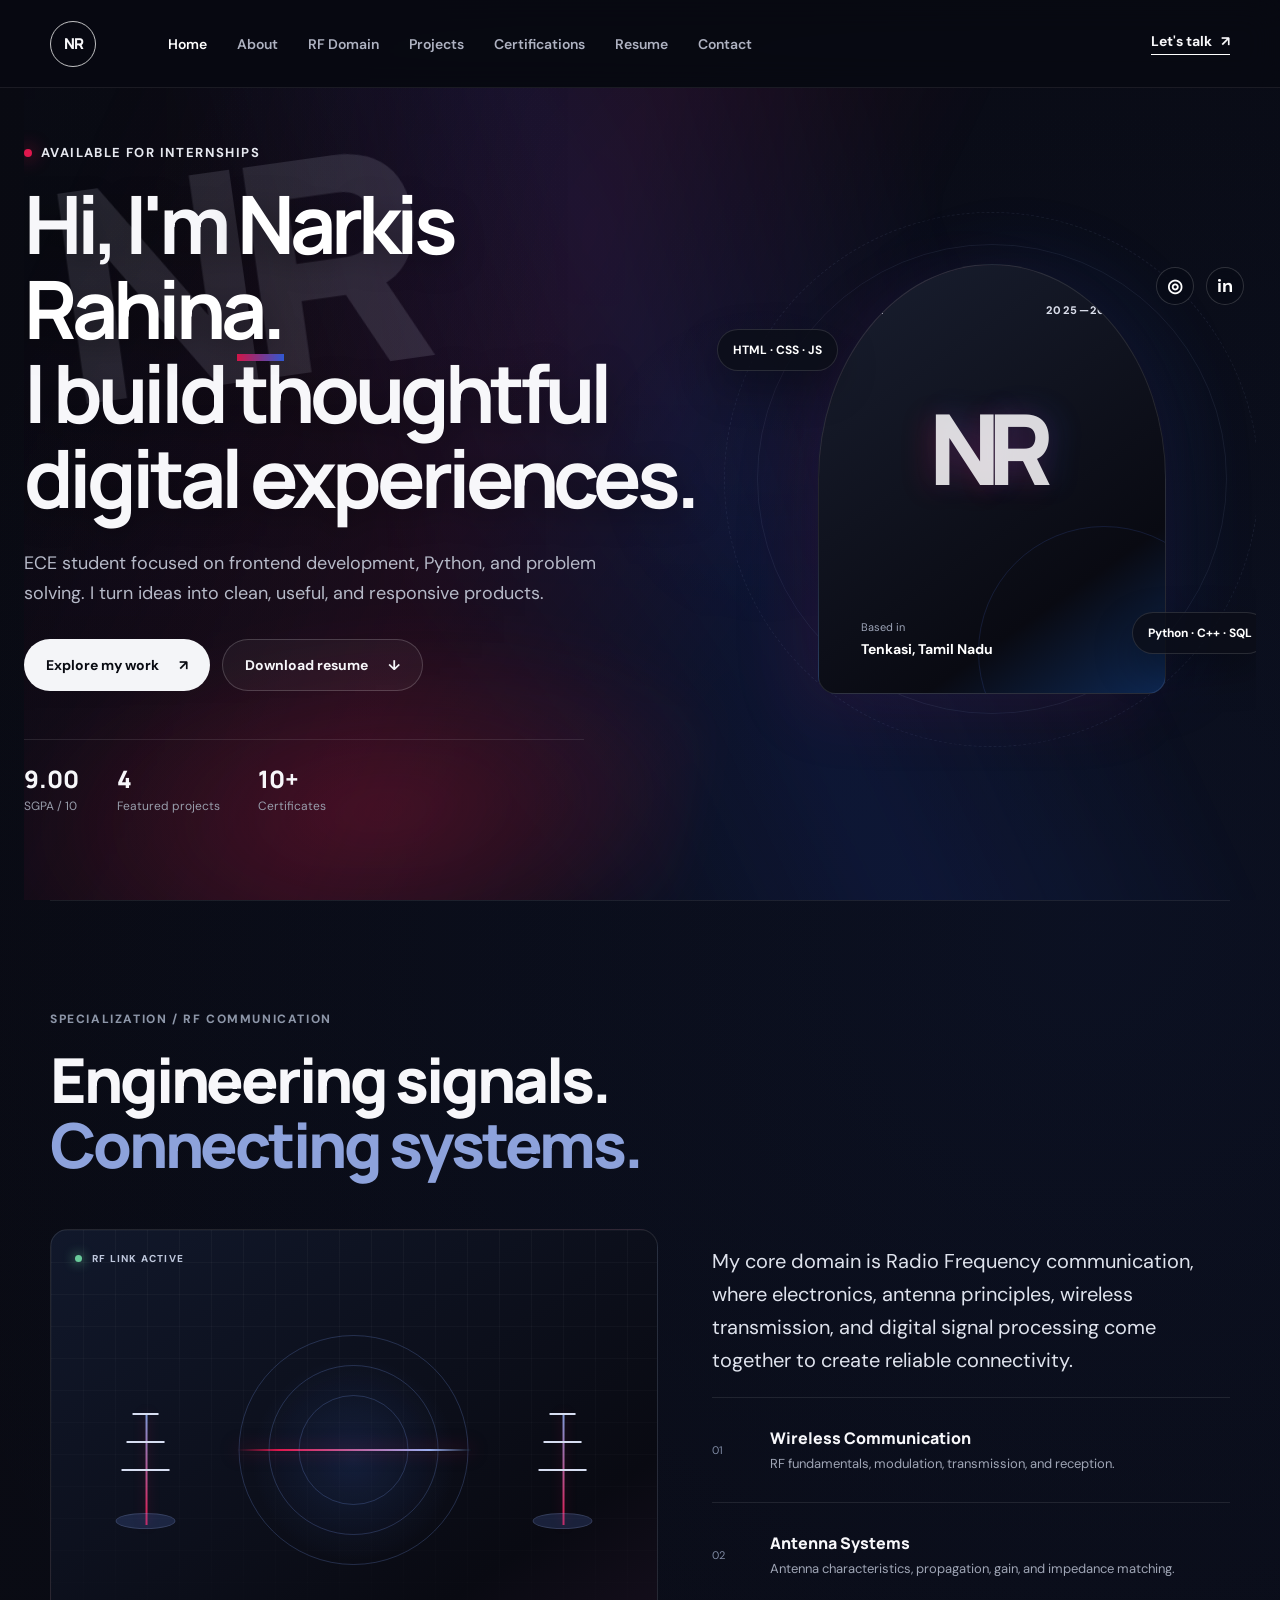
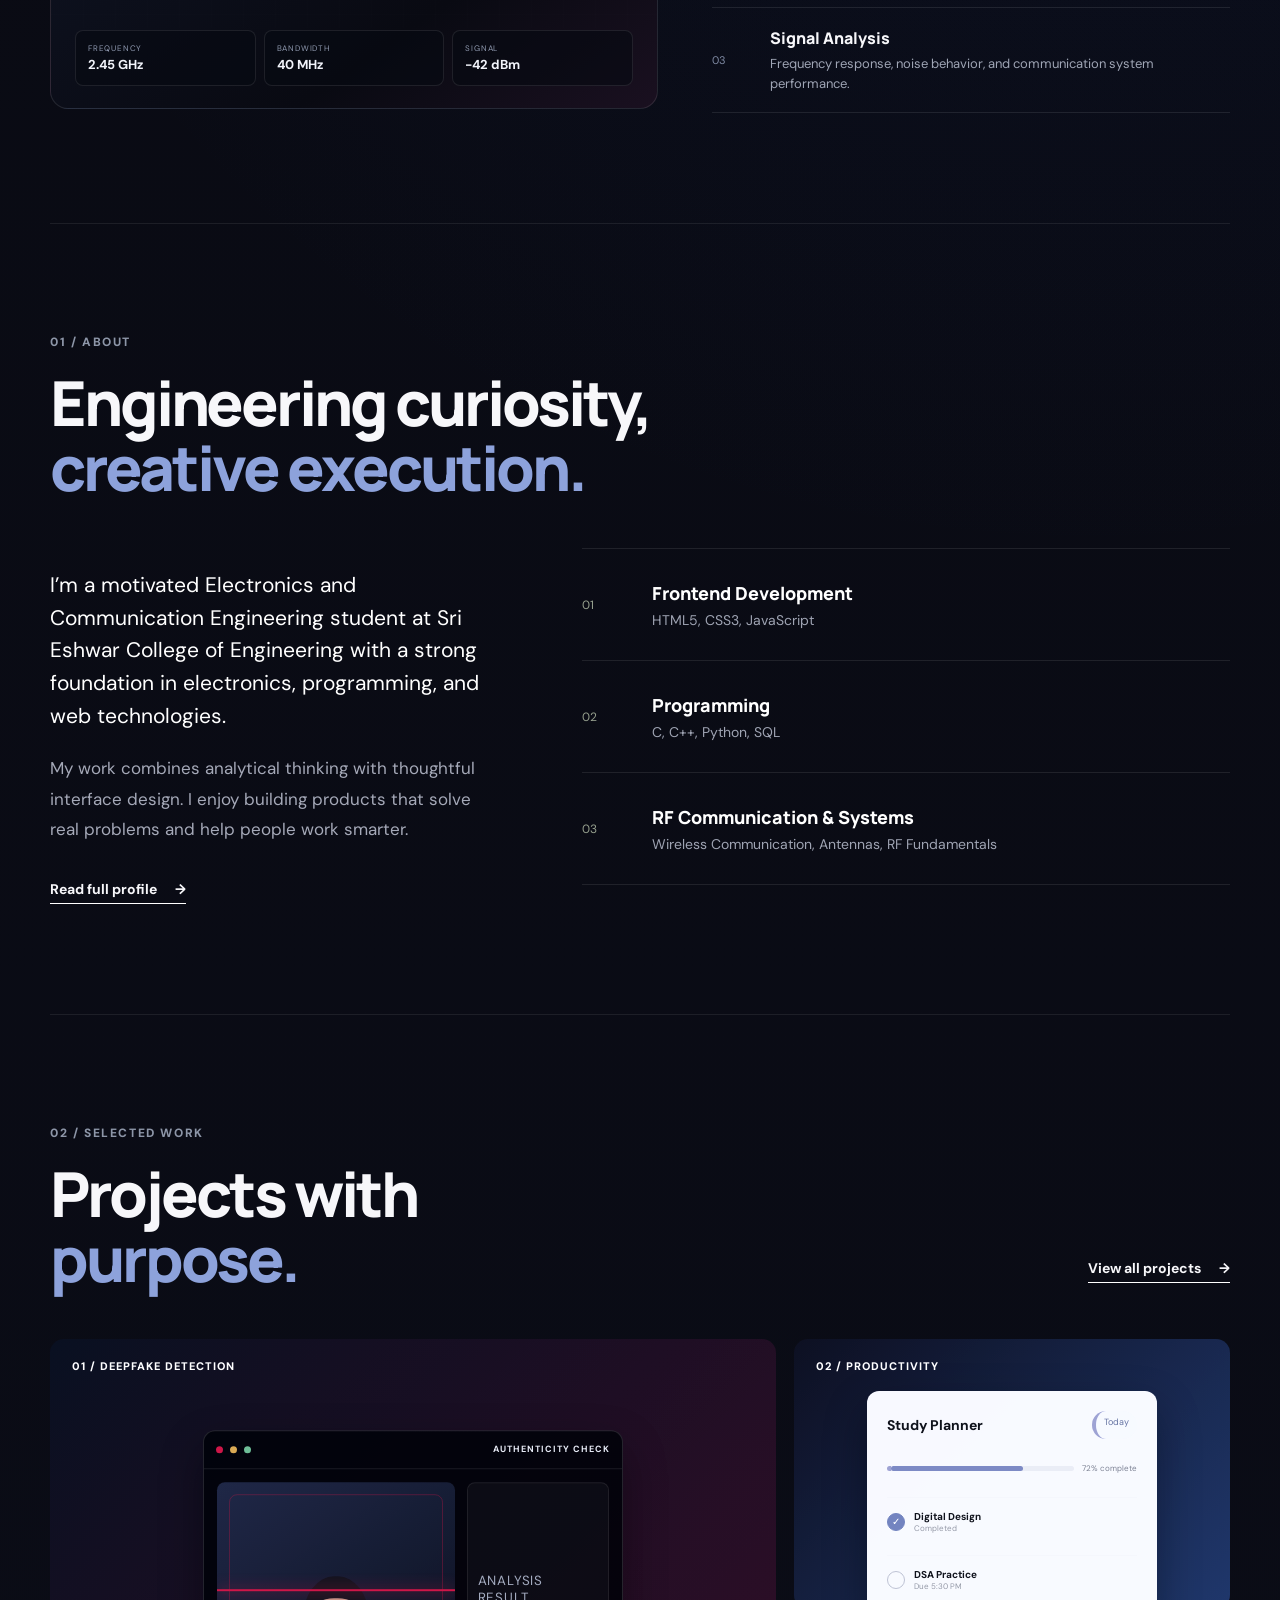
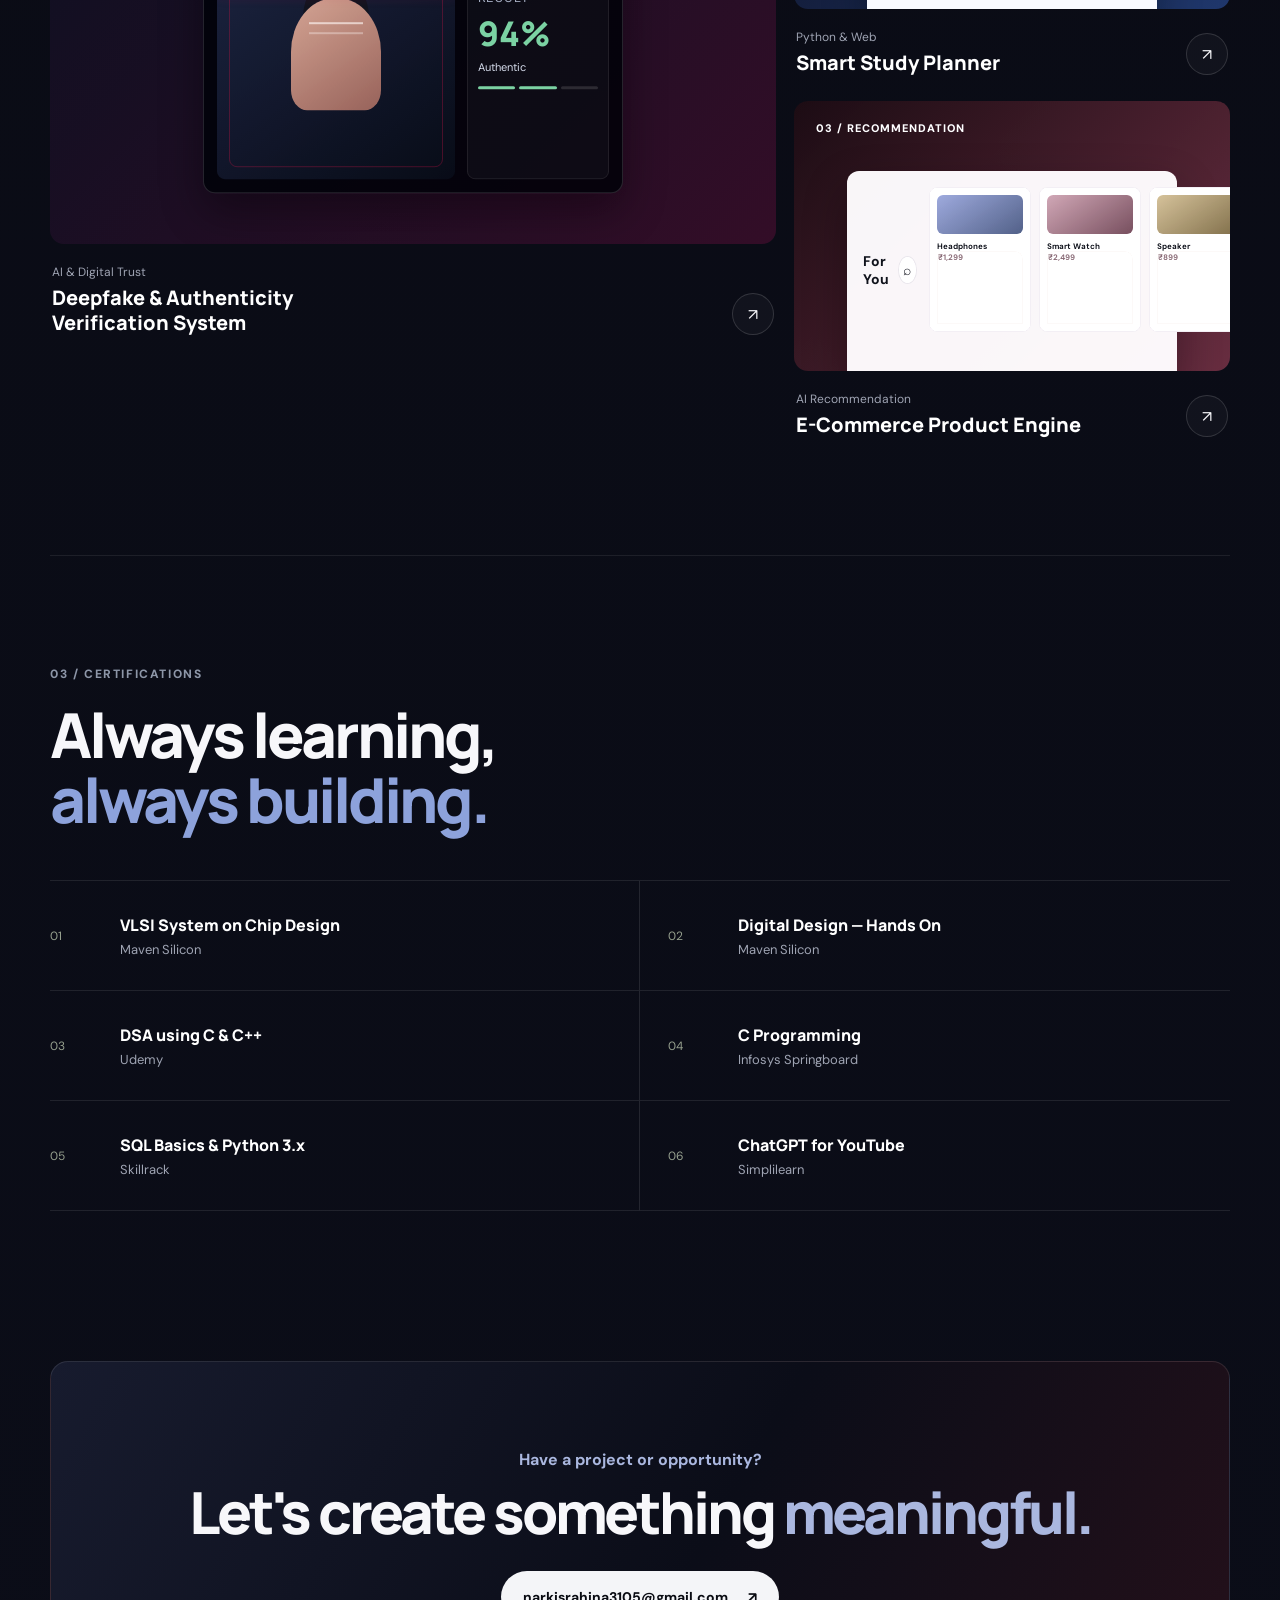
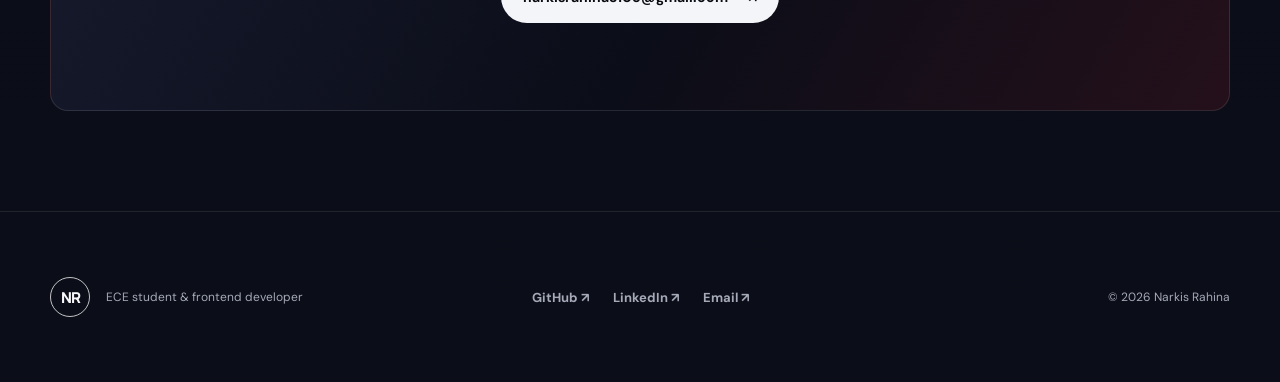
<file: index.html>
<!DOCTYPE html>
<html lang="en">
<head>
  <meta charset="UTF-8">
  <meta name="viewport" content="width=device-width, initial-scale=1.0">
  <meta name="description" content="Portfolio of Narkis Rahina, Electronics and Communication Engineering student and frontend developer.">
  <title>Narkis Rahina | Portfolio</title>
  <link rel="preconnect" href="https://fonts.googleapis.com">
  <link rel="preconnect" href="https://fonts.gstatic.com" crossorigin>
  <link href="https://fonts.googleapis.com/css2?family=DM+Sans:wght@400;500;600;700&family=Manrope:wght@600;700;800&display=swap" rel="stylesheet">
  <link rel="stylesheet" href="style.css">
</head>
<body>
  <header class="site-header">
    <nav class="nav shell" aria-label="Primary navigation">
      <a class="brand" href="index.html" aria-label="Narkis Rahina home"><span>NR</span></a>
      <button class="menu-button" type="button" aria-expanded="false" aria-controls="nav-links">Menu</button>
      <div class="nav-links" id="nav-links">
        <a class="active" href="#home">Home</a>
        <a href="#about">About</a>
        <a href="#domain">RF Domain</a>
        <a href="#projects">Projects</a>
        <a href="#certifications">Certifications</a>
        <a href="resume.html">Resume</a>
        <a href="contact.html">Contact</a>
      </div>
      <a class="nav-cta" href="contact.html">Let's talk <span>↗</span></a>
    </nav>
  </header>

  <main>
    <section class="hero shell" id="home">
      <div class="spotlight-haze" aria-hidden="true"></div>
      <div class="hero-number" aria-hidden="true">NR</div>
      <div class="hero-social" aria-label="Portfolio links">
        <a href="https://www.instagram.com/" target="_blank" rel="noopener noreferrer">◎</a>
        <a href="https://www.linkedin.com/in/narkis-rahina-44a819380" target="_blank" rel="noopener noreferrer">in</a>
      </div>
      <div class="hero-copy reveal">
        <p class="eyebrow"><span></span> Available for internships</p>
        <h1>Hi, I'm <strong>Narkis Rahina.</strong><br>I build thoughtful digital experiences.</h1>
        <p class="hero-lead">ECE student focused on frontend development, Python, and problem solving. I turn ideas into clean, useful, and responsive products.</p>
        <div class="hero-actions">
          <a class="button button-primary" href="#projects">Explore my work <span>↗</span></a>
          <a class="button button-ghost" href="assets/Narkis-Rahina-Resume.docx" download>Download resume <span>↓</span></a>
        </div>
        <div class="hero-stats">
          <div><strong>9.00</strong><span>SGPA / 10</span></div>
          <div><strong>4</strong><span>Featured projects</span></div>
          <div><strong>10+</strong><span>Certificates</span></div>
        </div>
      </div>

      <div class="hero-visual reveal">
        <div class="orbit orbit-one"></div>
        <div class="orbit orbit-two"></div>
        <div class="portrait-card">
          <div class="portrait-top"><span>ECE</span><span>2025—2029</span></div>
          <div class="initials">NR</div>
          <div class="portrait-copy"><p>Based in</p><strong>Tenkasi, Tamil Nadu</strong></div>
        </div>
        <div class="floating-chip chip-one">HTML · CSS · JS</div>
        <div class="floating-chip chip-two">Python · C++ · SQL</div>
      </div>
    </section>

    <section class="rf-domain shell section-block" id="domain">
      <div class="section-heading reveal">
        <p class="section-kicker">Specialization / RF Communication</p>
        <h2>Engineering signals.<br><em>Connecting systems.</em></h2>
      </div>
      <div class="rf-grid">
        <div class="rf-visual reveal" role="img" aria-label="Illustration of an RF communication system with antennas and signal waves">
          <div class="rf-status"><span></span> RF LINK ACTIVE</div>
          <div class="rf-console">
            <div class="antenna antenna-left"><i></i><i></i><i></i></div>
            <div class="signal-waves"><i></i><i></i><i></i></div>
            <div class="antenna antenna-right"><i></i><i></i><i></i></div>
          </div>
          <div class="rf-readings"><span><small>Frequency</small><strong>2.45 GHz</strong></span><span><small>Bandwidth</small><strong>40 MHz</strong></span><span><small>Signal</small><strong>-42 dBm</strong></span></div>
        </div>
        <div class="rf-content reveal">
          <p class="rf-lead">My core domain is Radio Frequency communication, where electronics, antenna principles, wireless transmission, and digital signal processing come together to create reliable connectivity.</p>
          <div class="rf-topics">
            <article><span>01</span><div><h3>Wireless Communication</h3><p>RF fundamentals, modulation, transmission, and reception.</p></div></article>
            <article><span>02</span><div><h3>Antenna Systems</h3><p>Antenna characteristics, propagation, gain, and impedance matching.</p></div></article>
            <article><span>03</span><div><h3>Signal Analysis</h3><p>Frequency response, noise behavior, and communication system performance.</p></div></article>
          </div>
        </div>
      </div>
    </section>

    <section class="about shell section-block" id="about">
      <div class="section-heading reveal"><p class="section-kicker">01 / About</p><h2>Engineering curiosity,<br><em>creative execution.</em></h2></div>
      <div class="about-grid">
        <div class="about-text reveal">
          <p>I’m a motivated Electronics and Communication Engineering student at Sri Eshwar College of Engineering with a strong foundation in electronics, programming, and web technologies.</p>
          <p>My work combines analytical thinking with thoughtful interface design. I enjoy building products that solve real problems and help people work smarter.</p>
          <a class="text-link" href="resume.html">Read full profile <span>→</span></a>
        </div>
        <div class="skill-panel reveal">
          <article><span>01</span><div><h3>Frontend Development</h3><p>HTML5, CSS3, JavaScript</p></div></article>
          <article><span>02</span><div><h3>Programming</h3><p>C, C++, Python, SQL</p></div></article>
          <article><span>03</span><div><h3>RF Communication & Systems</h3><p>Wireless Communication, Antennas, RF Fundamentals</p></div></article>
        </div>
      </div>
    </section>

    <section class="projects shell section-block" id="projects">
      <div class="section-heading row-heading reveal">
        <div><p class="section-kicker">02 / Selected work</p><h2>Projects with<br><em>purpose.</em></h2></div>
        <a class="text-link" href="projects.html">View all projects <span>→</span></a>
      </div>
      <div class="project-grid">
        <article class="project-card project-featured reveal">
          <div class="project-preview preview-auth">
            <span class="preview-label">01 / Deepfake detection</span>
            <div class="auth-dashboard">
              <div class="auth-toolbar"><span></span><span></span><span></span><strong>Authenticity Check</strong></div>
              <div class="auth-main">
                <div class="auth-media"><span class="media-face"></span><i></i></div>
                <div class="auth-result"><small>Analysis result</small><strong>94%</strong><span>Authentic</span><div class="result-bars"><i></i><i></i><i></i></div></div>
              </div>
            </div>
          </div>
          <div class="project-info"><div><p>AI & Digital Trust</p><h3>Deepfake & Authenticity<br>Verification System</h3></div><a href="https://youtube.com/shorts/EfsNy2F8kqs?si=2V1rjgwcQ7AtlOVJ" target="_blank" rel="noopener noreferrer" aria-label="Watch Deepfake project on YouTube">↗</a></div>
        </article>
        <article class="project-card reveal">
          <div class="project-preview preview-study">
            <span class="preview-label">02 / Productivity</span>
            <div class="planner-ui">
              <div class="planner-head"><b>Study Planner</b><span>Today</span></div>
              <div class="planner-progress"><span><i></i></span><small>72% complete</small></div>
              <div class="planner-task done"><i>✓</i><div><strong>Digital Design</strong><small>Completed</small></div></div>
              <div class="planner-task"><i></i><div><strong>DSA Practice</strong><small>Due 5:30 PM</small></div></div>
            </div>
          </div>
          <div class="project-info"><div><p>Python & Web</p><h3>Smart Study Planner</h3></div><a href="projects.html" aria-label="View Smart Study Planner">↗</a></div>
        </article>
        <article class="project-card reveal">
          <div class="project-preview preview-shop">
            <span class="preview-label">03 / Recommendation</span>
            <div class="shop-ui">
              <div class="shop-head"><b>For You</b><span>⌕</span></div>
              <div class="shop-products">
                <article><i class="product-one"></i><strong>Headphones</strong><span>₹1,299</span></article>
                <article><i class="product-two"></i><strong>Smart Watch</strong><span>₹2,499</span></article>
                <article><i class="product-three"></i><strong>Speaker</strong><span>₹899</span></article>
              </div>
            </div>
          </div>
          <div class="project-info"><div><p>AI Recommendation</p><h3>E-Commerce Product Engine</h3></div><a href="projects.html" aria-label="View E-Commerce project">↗</a></div>
        </article>
      </div>
    </section>

    <section class="certifications shell section-block" id="certifications">
      <div class="section-heading reveal"><p class="section-kicker">03 / Certifications</p><h2>Always learning,<br><em>always building.</em></h2></div>
      <div class="certification-grid reveal">
        <article><span>01</span><div><h3>VLSI System on Chip Design</h3><p>Maven Silicon</p></div></article>
        <article><span>02</span><div><h3>Digital Design — Hands On</h3><p>Maven Silicon</p></div></article>
        <article><span>03</span><div><h3>DSA using C & C++</h3><p>Udemy</p></div></article>
        <article><span>04</span><div><h3>C Programming</h3><p>Infosys Springboard</p></div></article>
        <article><span>05</span><div><h3>SQL Basics & Python 3.x</h3><p>Skillrack</p></div></article>
        <article><span>06</span><div><h3>ChatGPT for YouTube</h3><p>Simplilearn</p></div></article>
      </div>
    </section>

    <section class="contact-banner shell reveal">
      <p>Have a project or opportunity?</p><h2>Let's create something <em>meaningful.</em></h2>
      <a class="button button-primary" href="https://mail.google.com/mail/?view=cm&amp;fs=1&amp;to=narkisrahina3105@gmail.com" target="_blank" rel="noopener noreferrer">narkisrahina3105@gmail.com <span>↗</span></a>
    </section>
  </main>

  <footer class="footer">
    <div class="shell footer-inner">
      <div><a class="brand" href="index.html"><span>NR</span></a><p>ECE student & frontend developer</p></div>
      <div class="footer-links"><a href="https://github.com/narkisrahinaa2025ece-debug" target="_blank" rel="noopener noreferrer">GitHub ↗</a><a href="https://www.linkedin.com/in/narkis-rahina-44a819380" target="_blank" rel="noopener noreferrer">LinkedIn ↗</a><a href="https://mail.google.com/mail/?view=cm&amp;fs=1&amp;to=narkisrahina3105@gmail.com" target="_blank" rel="noopener noreferrer">Email ↗</a></div>
      <p>© <span id="year"></span> Narkis Rahina</p>
    </div>
  </footer>
  <script src="script.js" defer></script>
</body>
</html>
</file>
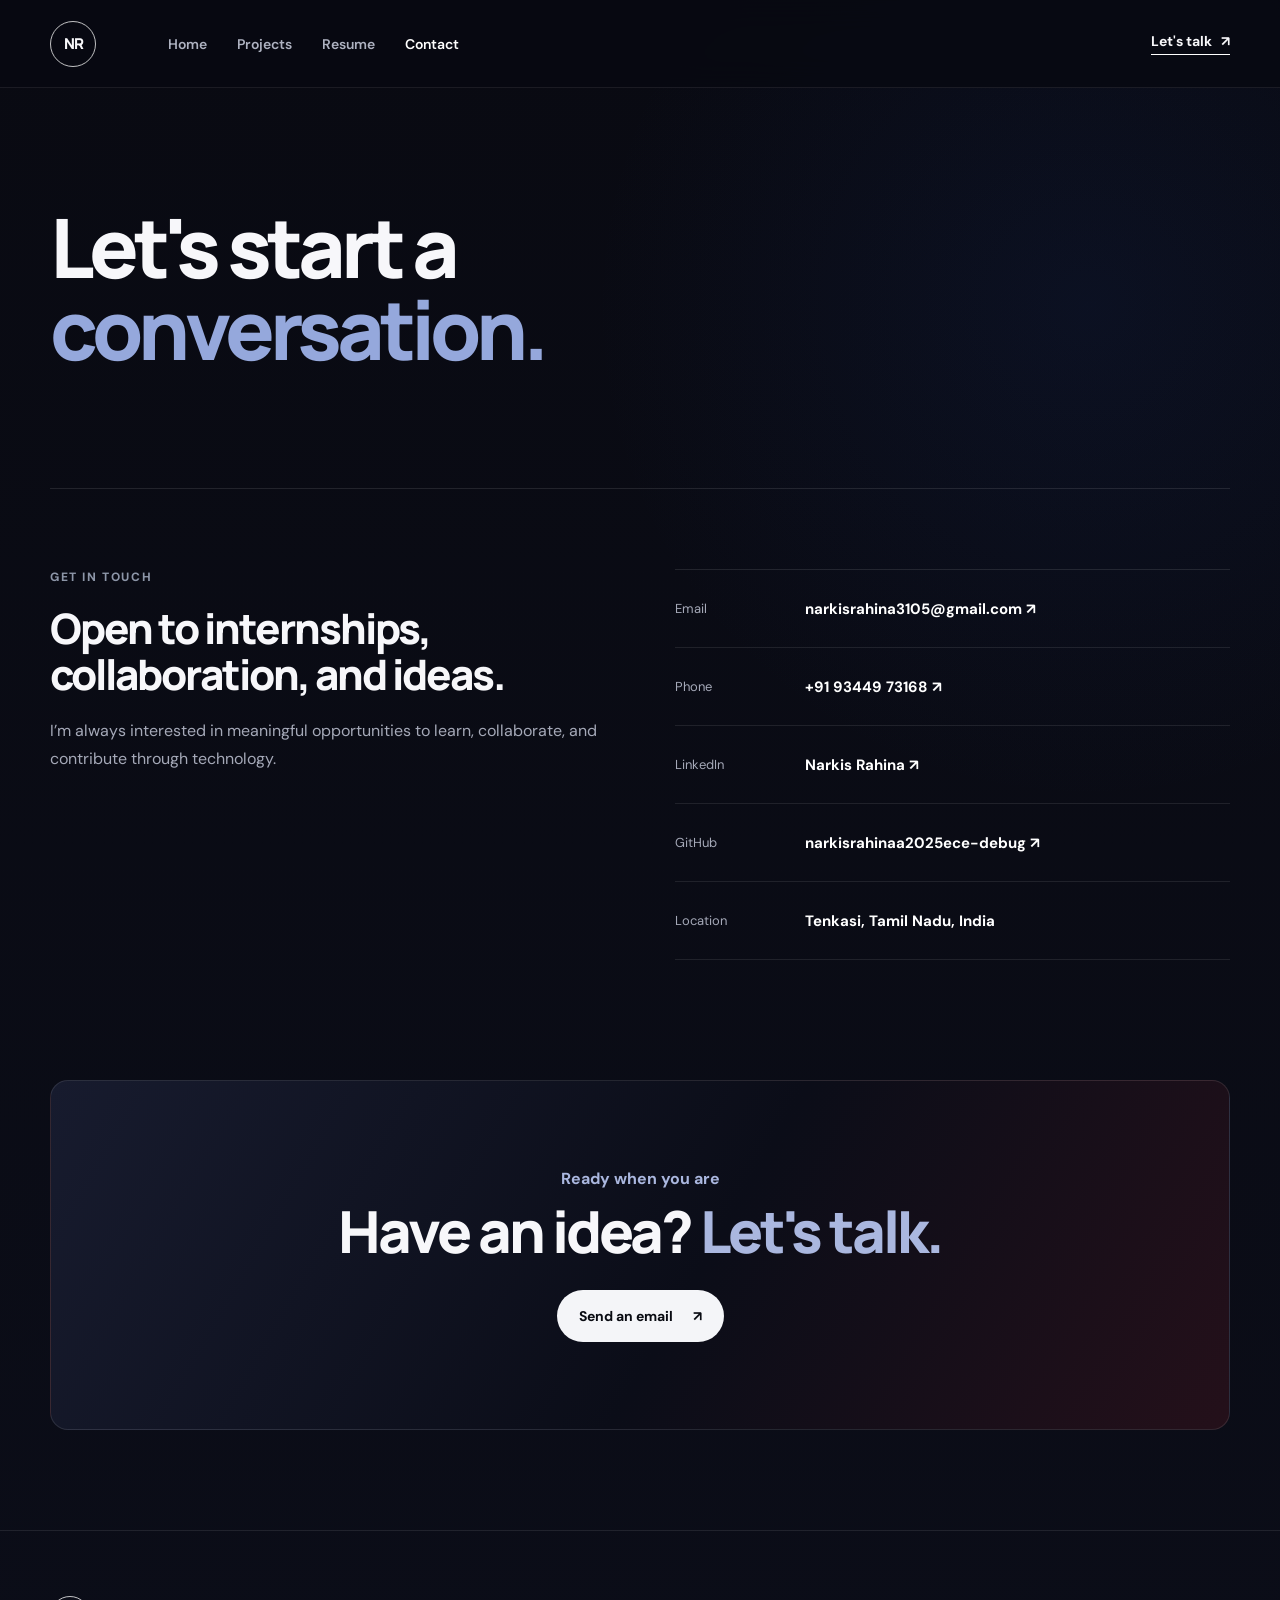
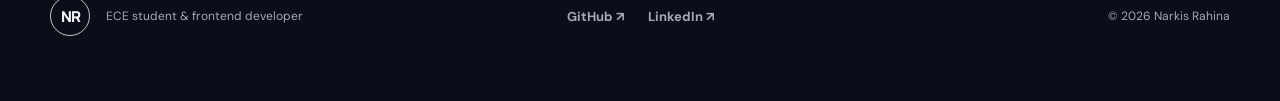
<file: contact.html>
<!DOCTYPE html>
<html lang="en">
<head><meta charset="UTF-8"><meta name="viewport" content="width=device-width,initial-scale=1"><title>Contact | Narkis Rahina</title><link rel="preconnect" href="https://fonts.googleapis.com"><link rel="preconnect" href="https://fonts.gstatic.com" crossorigin><link href="https://fonts.googleapis.com/css2?family=DM+Sans:wght@400;500;600;700&family=Manrope:wght@600;700;800&display=swap" rel="stylesheet"><link rel="stylesheet" href="style.css"></head>
<body>
<header class="site-header"><nav class="nav shell"><a class="brand" href="index.html"><span>NR</span></a><button class="menu-button" type="button" aria-expanded="false" aria-controls="nav-links">Menu</button><div class="nav-links" id="nav-links"><a href="index.html">Home</a><a href="projects.html">Projects</a><a href="resume.html">Resume</a><a class="active" href="contact.html">Contact</a></div><a class="nav-cta" href="#contact-details">Let's talk <span>↗</span></a></nav></header>
<main>
  <section class="page-hero shell reveal"><h1>Let's start a<br><em>conversation.</em></h1></section>
  <section class="content-section shell contact-layout" id="contact-details">
    <div class="reveal"><p class="section-kicker">Get in touch</p><h2 style="font:800 42px/1.1 'Manrope',sans-serif;letter-spacing:-2px;margin:0 0 20px">Open to internships,<br>collaboration, and ideas.</h2><p style="color:var(--muted);line-height:1.7">I’m always interested in meaningful opportunities to learn, collaborate, and contribute through technology.</p></div>
    <div class="contact-list reveal"><a href="https://mail.google.com/mail/?view=cm&amp;fs=1&amp;to=narkisrahina3105@gmail.com" target="_blank" rel="noopener noreferrer"><span>Email</span><strong>narkisrahina3105@gmail.com ↗</strong></a><a href="tel:+919344973168"><span>Phone</span><strong>+91 93449 73168 ↗</strong></a><a href="https://www.linkedin.com/in/narkis-rahina-44a819380" target="_blank" rel="noopener noreferrer"><span>LinkedIn</span><strong>Narkis Rahina ↗</strong></a><a href="https://github.com/narkisrahinaa2025ece-debug" target="_blank" rel="noopener noreferrer"><span>GitHub</span><strong>narkisrahinaa2025ece-debug ↗</strong></a><div><span>Location</span><strong>Tenkasi, Tamil Nadu, India</strong></div></div>
  </section>
  <section class="contact-banner shell reveal"><p>Ready when you are</p><h2>Have an idea? <em>Let's talk.</em></h2><a class="button button-primary" href="https://mail.google.com/mail/?view=cm&amp;fs=1&amp;to=narkisrahina3105@gmail.com" target="_blank" rel="noopener noreferrer">Send an email <span>↗</span></a></section>
</main>
<footer class="footer"><div class="shell footer-inner"><div><a class="brand" href="index.html"><span>NR</span></a><p>ECE student & frontend developer</p></div><div class="footer-links"><a href="https://github.com/narkisrahinaa2025ece-debug" target="_blank" rel="noopener noreferrer">GitHub ↗</a><a href="https://www.linkedin.com/in/narkis-rahina-44a819380" target="_blank" rel="noopener noreferrer">LinkedIn ↗</a></div><p>© <span id="year"></span> Narkis Rahina</p></div></footer>
<script src="script.js" defer></script></body></html>
</file>
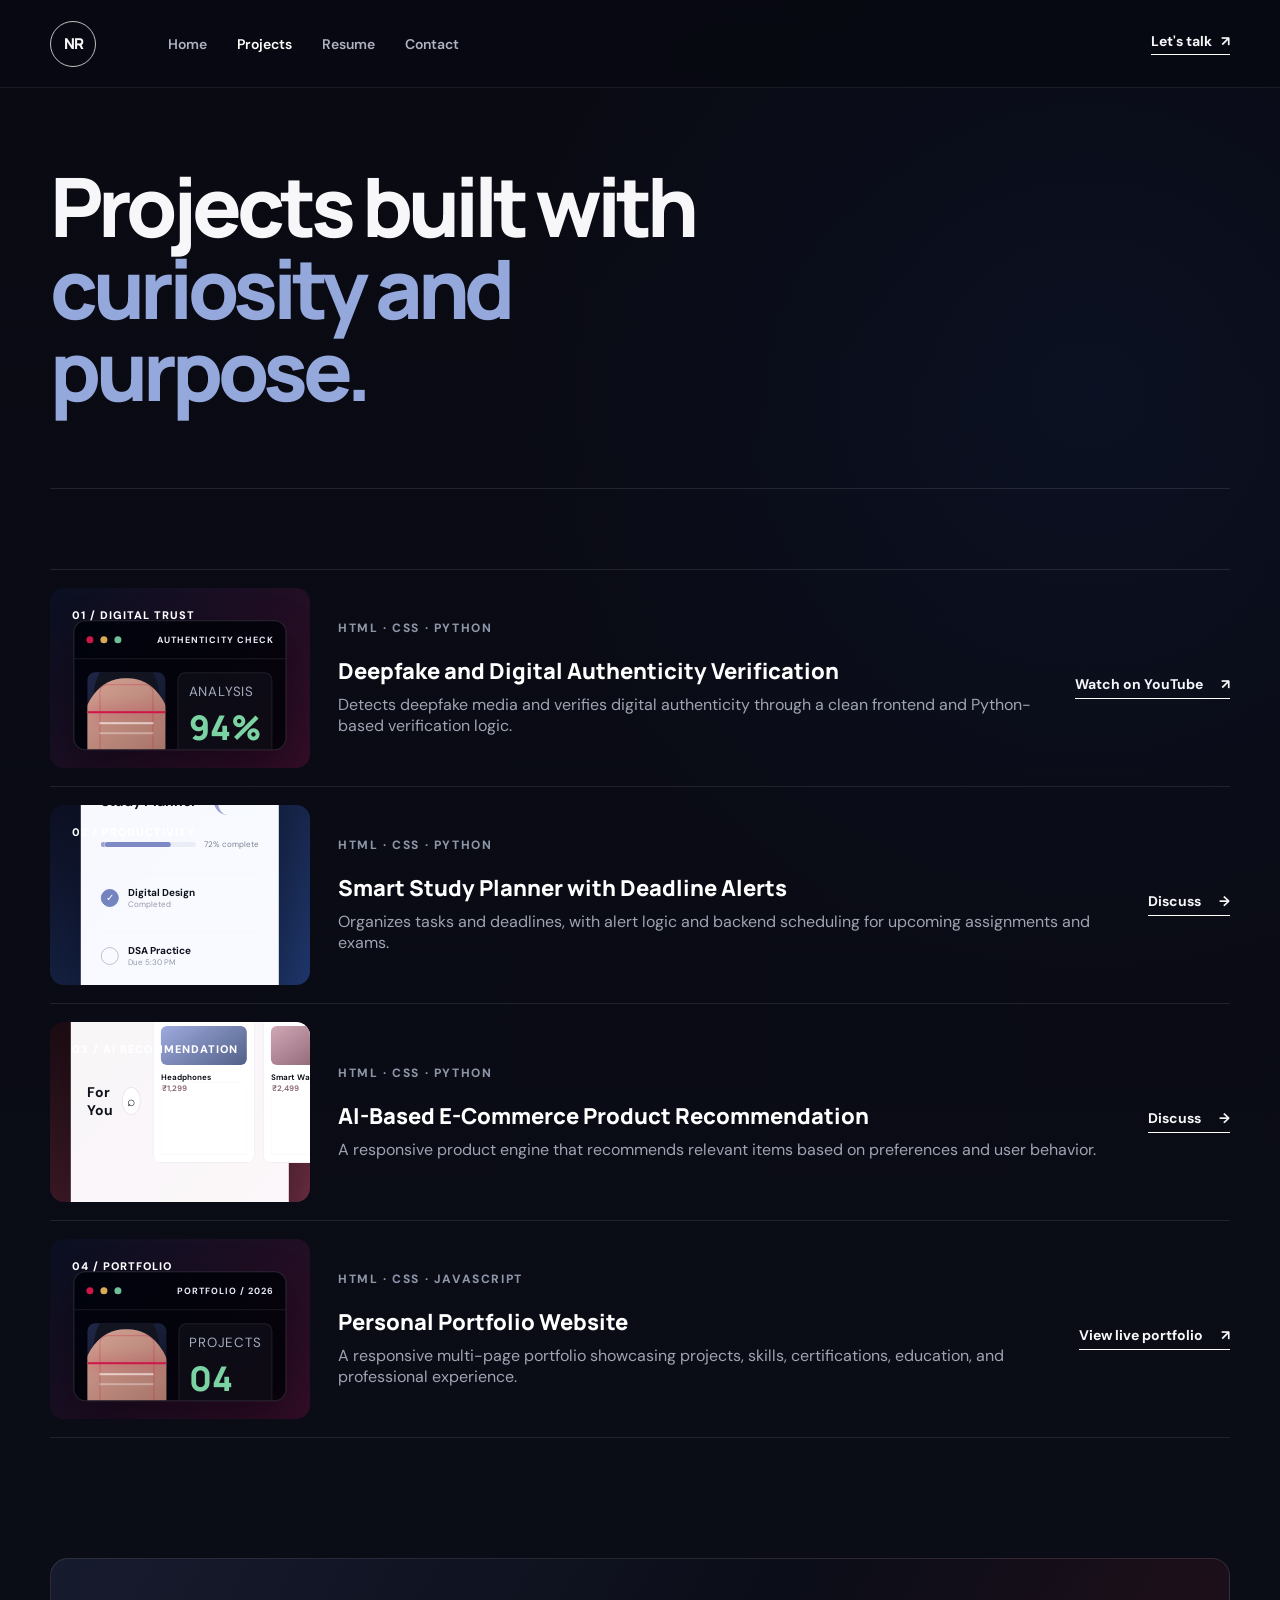
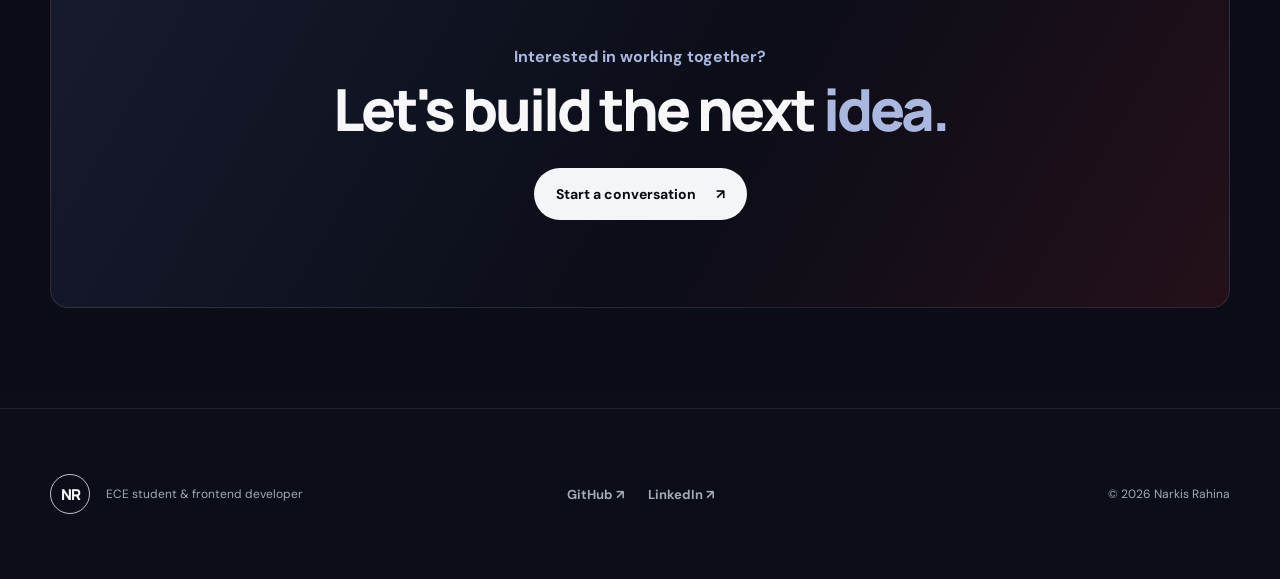
<file: projects.html>
<!DOCTYPE html>
<html lang="en">
<head><meta charset="UTF-8"><meta name="viewport" content="width=device-width,initial-scale=1"><title>Projects | Narkis Rahina</title><link rel="preconnect" href="https://fonts.googleapis.com"><link rel="preconnect" href="https://fonts.gstatic.com" crossorigin><link href="https://fonts.googleapis.com/css2?family=DM+Sans:wght@400;500;600;700&family=Manrope:wght@600;700;800&display=swap" rel="stylesheet"><link rel="stylesheet" href="style.css"></head>
<body>
<header class="site-header"><nav class="nav shell"><a class="brand" href="index.html"><span>NR</span></a><button class="menu-button" type="button" aria-expanded="false" aria-controls="nav-links">Menu</button><div class="nav-links" id="nav-links"><a href="index.html">Home</a><a class="active" href="projects.html">Projects</a><a href="resume.html">Resume</a><a href="contact.html">Contact</a></div><a class="nav-cta" href="contact.html">Let's talk <span>↗</span></a></nav></header>
<main>
  <section class="page-hero shell reveal"><h1>Projects built with <em>curiosity and purpose.</em></h1></section>
  <section class="content-section shell">
    <div class="detail-projects">
      <article class="detail-project reveal"><div class="project-preview preview-auth"><span class="preview-label">01 / Digital trust</span><div class="auth-dashboard"><div class="auth-toolbar"><span></span><span></span><span></span><strong>Authenticity Check</strong></div><div class="auth-main"><div class="auth-media"><span class="media-face"></span><i></i></div><div class="auth-result"><small>Analysis</small><strong>94%</strong><span>Authentic</span></div></div></div></div><div><p class="section-kicker">HTML · CSS · Python</p><h2>Deepfake and Digital Authenticity Verification</h2><p>Detects deepfake media and verifies digital authenticity through a clean frontend and Python-based verification logic.</p></div><a class="text-link" href="https://youtube.com/shorts/EfsNy2F8kqs?si=2V1rjgwcQ7AtlOVJ" target="_blank" rel="noopener noreferrer">Watch on YouTube <span>↗</span></a></article>
      <article class="detail-project reveal"><div class="project-preview preview-study"><span class="preview-label">02 / Productivity</span><div class="planner-ui"><div class="planner-head"><b>Study Planner</b><span>Today</span></div><div class="planner-progress"><span><i></i></span><small>72% complete</small></div><div class="planner-task done"><i>✓</i><div><strong>Digital Design</strong><small>Completed</small></div></div><div class="planner-task"><i></i><div><strong>DSA Practice</strong><small>Due 5:30 PM</small></div></div></div></div><div><p class="section-kicker">HTML · CSS · Python</p><h2>Smart Study Planner with Deadline Alerts</h2><p>Organizes tasks and deadlines, with alert logic and backend scheduling for upcoming assignments and exams.</p></div><a class="text-link" href="https://mail.google.com/mail/?view=cm&amp;fs=1&amp;to=narkisrahina3105@gmail.com" target="_blank" rel="noopener noreferrer">Discuss <span>→</span></a></article>
      <article class="detail-project reveal"><div class="project-preview preview-shop"><span class="preview-label">03 / AI recommendation</span><div class="shop-ui"><div class="shop-head"><b>For You</b><span>⌕</span></div><div class="shop-products"><article><i class="product-one"></i><strong>Headphones</strong><span>₹1,299</span></article><article><i class="product-two"></i><strong>Smart Watch</strong><span>₹2,499</span></article><article><i class="product-three"></i><strong>Speaker</strong><span>₹899</span></article></div></div></div><div><p class="section-kicker">HTML · CSS · Python</p><h2>AI-Based E-Commerce Product Recommendation</h2><p>A responsive product engine that recommends relevant items based on preferences and user behavior.</p></div><a class="text-link" href="https://mail.google.com/mail/?view=cm&amp;fs=1&amp;to=narkisrahina3105@gmail.com" target="_blank" rel="noopener noreferrer">Discuss <span>→</span></a></article>
      <article class="detail-project reveal"><div class="project-preview preview-auth"><span class="preview-label">04 / Portfolio</span><div class="auth-dashboard"><div class="auth-toolbar"><span></span><span></span><span></span><strong>Portfolio / 2026</strong></div><div class="auth-main"><div class="auth-media"><span class="media-face"></span><i></i></div><div class="auth-result"><small>Projects</small><strong>04</strong><span>Featured</span></div></div></div></div><div><p class="section-kicker">HTML · CSS · JavaScript</p><h2>Personal Portfolio Website</h2><p>A responsive multi-page portfolio showcasing projects, skills, certifications, education, and professional experience.</p></div><a class="text-link" href="https://effortless-duckanoo-7db89c.netlify.app/" target="_blank" rel="noopener noreferrer">View live portfolio <span>↗</span></a></article>
    </div>
  </section>
  <section class="contact-banner shell reveal"><p>Interested in working together?</p><h2>Let's build the next <em>idea.</em></h2><a class="button button-primary" href="https://mail.google.com/mail/?view=cm&amp;fs=1&amp;to=narkisrahina3105@gmail.com" target="_blank" rel="noopener noreferrer">Start a conversation <span>↗</span></a></section>
</main>
<footer class="footer"><div class="shell footer-inner"><div><a class="brand" href="index.html"><span>NR</span></a><p>ECE student & frontend developer</p></div><div class="footer-links"><a href="https://github.com/narkisrahinaa2025ece-debug" target="_blank" rel="noopener noreferrer">GitHub ↗</a><a href="https://www.linkedin.com/in/narkis-rahina-44a819380" target="_blank" rel="noopener noreferrer">LinkedIn ↗</a></div><p>© <span id="year"></span> Narkis Rahina</p></div></footer>
<script src="script.js" defer></script></body></html>
</file>
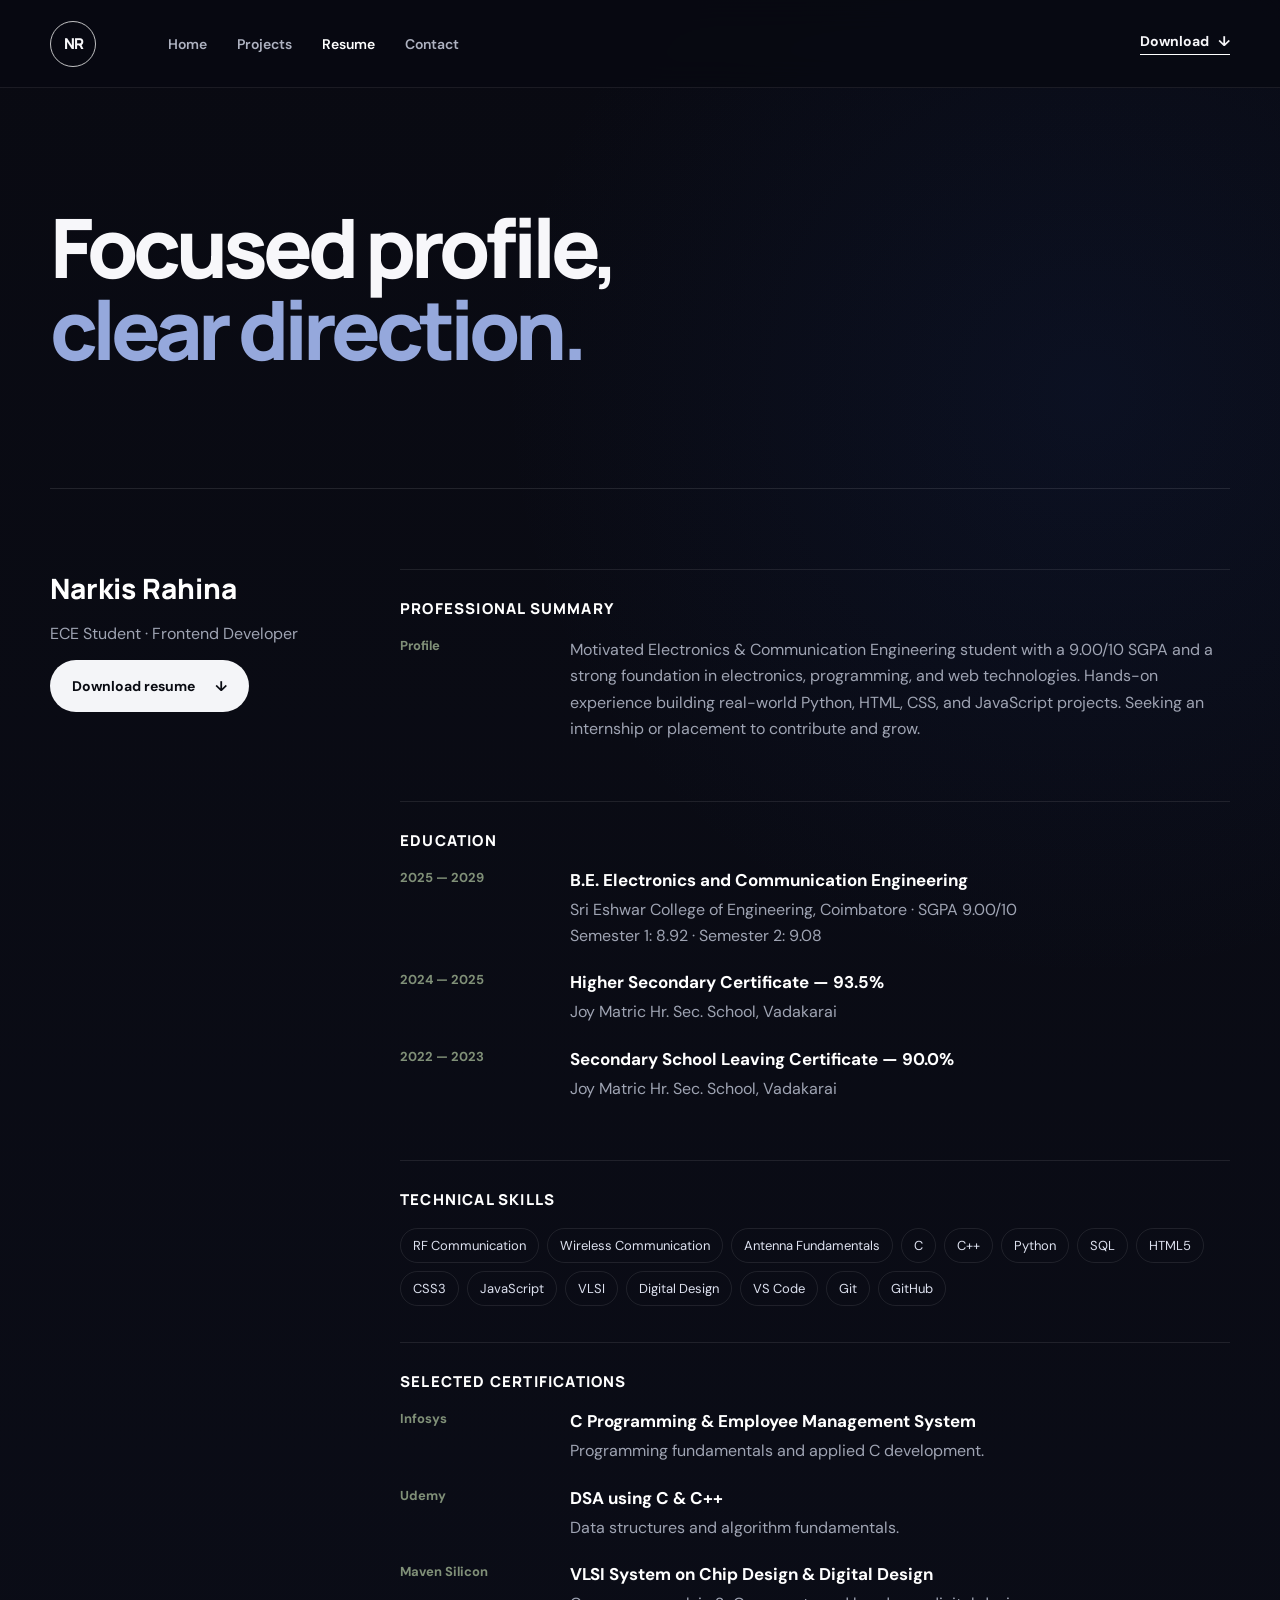
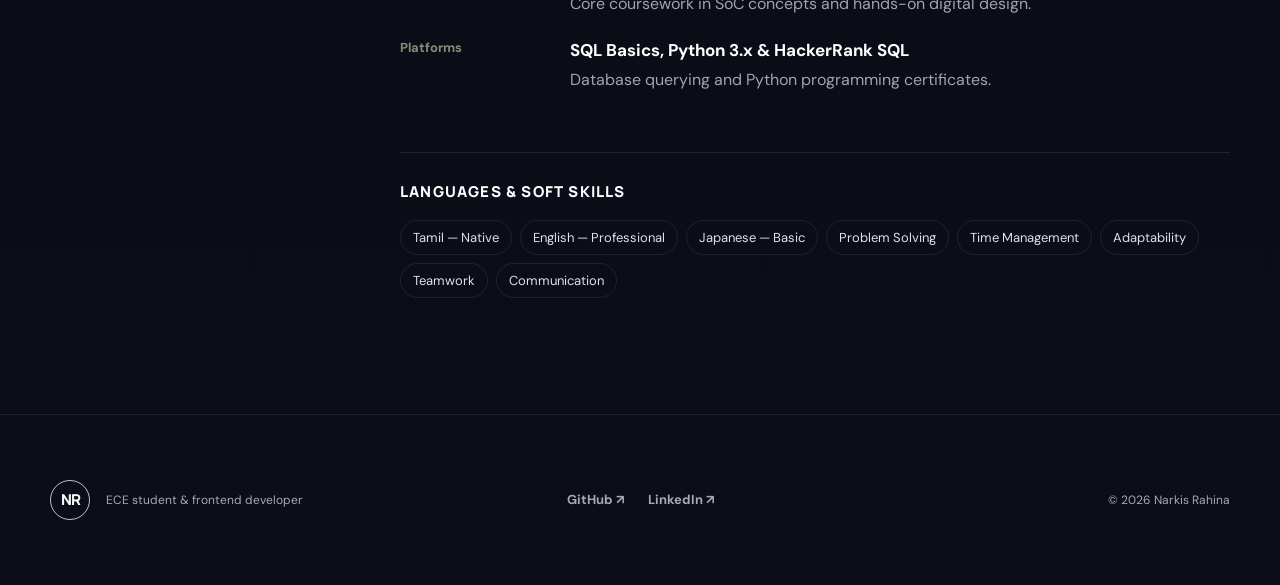
<file: resume.html>
<!DOCTYPE html>
<html lang="en">
<head><meta charset="UTF-8"><meta name="viewport" content="width=device-width,initial-scale=1"><title>Resume | Narkis Rahina</title><link rel="preconnect" href="https://fonts.googleapis.com"><link rel="preconnect" href="https://fonts.gstatic.com" crossorigin><link href="https://fonts.googleapis.com/css2?family=DM+Sans:wght@400;500;600;700&family=Manrope:wght@600;700;800&display=swap" rel="stylesheet"><link rel="stylesheet" href="style.css"></head>
<body>
<header class="site-header"><nav class="nav shell"><a class="brand" href="index.html"><span>NR</span></a><button class="menu-button" type="button" aria-expanded="false" aria-controls="nav-links">Menu</button><div class="nav-links" id="nav-links"><a href="index.html">Home</a><a href="projects.html">Projects</a><a class="active" href="resume.html">Resume</a><a href="contact.html">Contact</a></div><a class="nav-cta" href="assets/Narkis-Rahina-Resume.docx" download>Download <span>↓</span></a></nav></header>
<main>
  <section class="page-hero shell reveal"><h1>Focused profile,<br><em>clear direction.</em></h1></section>
  <section class="content-section shell resume-layout">
    <aside class="resume-sidebar reveal"><h2>Narkis Rahina</h2><p>ECE Student · Frontend Developer</p><a class="button button-primary" href="assets/Narkis-Rahina-Resume.docx" download>Download resume <span>↓</span></a></aside>
    <div>
      <section class="resume-block reveal"><h3>Professional summary</h3><div class="resume-entry"><time>Profile</time><div><p>Motivated Electronics & Communication Engineering student with a 9.00/10 SGPA and a strong foundation in electronics, programming, and web technologies. Hands-on experience building real-world Python, HTML, CSS, and JavaScript projects. Seeking an internship or placement to contribute and grow.</p></div></div></section>
      <section class="resume-block reveal"><h3>Education</h3><div class="resume-entry"><time>2025 — 2029</time><div><h4>B.E. Electronics and Communication Engineering</h4><p>Sri Eshwar College of Engineering, Coimbatore · SGPA 9.00/10<br>Semester 1: 8.92 · Semester 2: 9.08</p></div></div><div class="resume-entry"><time>2024 — 2025</time><div><h4>Higher Secondary Certificate — 93.5%</h4><p>Joy Matric Hr. Sec. School, Vadakarai</p></div></div><div class="resume-entry"><time>2022 — 2023</time><div><h4>Secondary School Leaving Certificate — 90.0%</h4><p>Joy Matric Hr. Sec. School, Vadakarai</p></div></div></section>
      <section class="resume-block reveal"><h3>Technical skills</h3><div class="tag-list"><span>RF Communication</span><span>Wireless Communication</span><span>Antenna Fundamentals</span><span>C</span><span>C++</span><span>Python</span><span>SQL</span><span>HTML5</span><span>CSS3</span><span>JavaScript</span><span>VLSI</span><span>Digital Design</span><span>VS Code</span><span>Git</span><span>GitHub</span></div></section>
      <section class="resume-block reveal"><h3>Selected certifications</h3><div class="resume-entry"><time>Infosys</time><div><h4>C Programming & Employee Management System</h4><p>Programming fundamentals and applied C development.</p></div></div><div class="resume-entry"><time>Udemy</time><div><h4>DSA using C & C++</h4><p>Data structures and algorithm fundamentals.</p></div></div><div class="resume-entry"><time>Maven Silicon</time><div><h4>VLSI System on Chip Design & Digital Design</h4><p>Core coursework in SoC concepts and hands-on digital design.</p></div></div><div class="resume-entry"><time>Platforms</time><div><h4>SQL Basics, Python 3.x & HackerRank SQL</h4><p>Database querying and Python programming certificates.</p></div></div></section>
      <section class="resume-block reveal"><h3>Languages & soft skills</h3><div class="tag-list"><span>Tamil — Native</span><span>English — Professional</span><span>Japanese — Basic</span><span>Problem Solving</span><span>Time Management</span><span>Adaptability</span><span>Teamwork</span><span>Communication</span></div></section>
    </div>
  </section>
</main>
<footer class="footer"><div class="shell footer-inner"><div><a class="brand" href="index.html"><span>NR</span></a><p>ECE student & frontend developer</p></div><div class="footer-links"><a href="https://github.com/narkisrahinaa2025ece-debug" target="_blank" rel="noopener noreferrer">GitHub ↗</a><a href="https://www.linkedin.com/in/narkis-rahina-44a819380" target="_blank" rel="noopener noreferrer">LinkedIn ↗</a></div><p>© <span id="year"></span> Narkis Rahina</p></div></footer>
<script src="script.js" defer></script></body></html>
</file>
<file: style.css>
:root{--ink:#17202a;--muted:#69737f;--paper:#f4f6f1;--white:#fff;--line:#dfe4dc;--green:#b8e986;--green-dark:#214e3a;--lavender:#bfc0ef;--shadow:0 24px 60px rgba(35,55,45,.12)}
*{box-sizing:border-box}html{scroll-behavior:smooth}body{margin:0;color:var(--ink);background:var(--paper);font-family:"DM Sans",sans-serif;-webkit-font-smoothing:antialiased}a{color:inherit;text-decoration:none}.shell{width:min(1180px,calc(100% - 48px));margin-inline:auto}
.site-header{height:88px;display:flex;align-items:center;background:rgba(244,246,241,.92);backdrop-filter:blur(16px);position:sticky;top:0;z-index:30;border-bottom:1px solid rgba(23,32,42,.06)}.nav{display:flex;align-items:center}.brand{width:46px;height:46px;display:grid;place-items:center;border:1px solid var(--ink);border-radius:50%}.brand span{font:800 15px "Manrope",sans-serif;letter-spacing:-1px}.nav-links{display:flex;gap:30px;margin-left:72px}.nav-links a{color:#59636d;font-size:14px;font-weight:600}.nav-links a.active,.nav-links a:hover{color:var(--ink)}.nav-cta{margin-left:auto;font-size:14px;font-weight:700;border-bottom:1px solid var(--ink);padding-bottom:4px}.nav-cta span{margin-left:6px}.menu-button{display:none}
.hero{min-height:690px;display:grid;grid-template-columns:1.12fr .88fr;align-items:center;gap:30px;padding-block:48px 78px}.eyebrow{display:flex;align-items:center;gap:9px;margin:0 0 20px;color:var(--green-dark);font-size:13px;font-weight:700;text-transform:uppercase;letter-spacing:1.4px}.eyebrow span{width:8px;height:8px;border-radius:50%;background:#69b88c;box-shadow:0 0 0 5px rgba(105,184,140,.12)}.hero h1{max-width:700px;margin:0;font:700 clamp(44px,5.2vw,74px)/1.05 "Manrope",sans-serif;letter-spacing:-4px}.hero h1 strong{color:var(--green-dark)}.hero-lead{max-width:590px;margin:28px 0 30px;color:var(--muted);font-size:18px;line-height:1.7}.hero-actions{display:flex;gap:12px}.button{min-height:52px;display:inline-flex;align-items:center;justify-content:center;gap:20px;border-radius:999px;padding:0 22px;font-weight:700;font-size:14px;transition:.25s ease}.button-primary{background:var(--ink);color:#fff}.button-primary:hover{background:var(--green-dark);transform:translateY(-2px)}.button-ghost{border:1px solid var(--line);background:rgba(255,255,255,.5)}.button-ghost:hover{border-color:var(--ink)}.hero-stats{display:flex;gap:38px;margin-top:48px}.hero-stats div{display:flex;flex-direction:column}.hero-stats strong{font:800 21px "Manrope",sans-serif}.hero-stats span{color:var(--muted);font-size:12px;margin-top:3px}
.hero-visual{height:520px;position:relative;display:grid;place-items:center}.portrait-card{width:348px;height:430px;position:relative;z-index:2;border-radius:180px 180px 28px 28px;background:linear-gradient(145deg,#dcebbd,#99c6a4);box-shadow:var(--shadow);overflow:hidden}.portrait-card::after{content:"";position:absolute;width:250px;height:250px;border:1px solid rgba(255,255,255,.55);border-radius:50%;bottom:-85px;right:-65px}.portrait-top{display:flex;justify-content:space-between;padding:38px 42px 0;color:var(--green-dark);font-size:11px;font-weight:800;letter-spacing:1.4px}.initials{height:260px;display:grid;place-items:center;color:rgba(33,78,58,.82);font:800 98px "Manrope",sans-serif;letter-spacing:-12px;padding-right:12px}.portrait-copy{position:absolute;left:42px;bottom:34px;z-index:2}.portrait-copy p{margin:0 0 4px;font-size:11px;color:var(--green-dark)}.portrait-copy strong{font-size:14px}.orbit{position:absolute;border:1px solid rgba(33,78,58,.12);border-radius:50%}.orbit-one{width:470px;height:470px}.orbit-two{width:535px;height:535px;border-style:dashed}.floating-chip{position:absolute;z-index:3;background:rgba(255,255,255,.92);border:1px solid rgba(23,32,42,.08);border-radius:999px;padding:12px 15px;font-size:12px;font-weight:700;box-shadow:0 14px 30px rgba(35,55,45,.1)}.chip-one{left:-10px;top:130px}.chip-two{right:-12px;bottom:105px}
.section-block{padding-block:110px;border-top:1px solid var(--line)}.section-heading{margin-bottom:48px}.section-kicker{margin:0 0 20px!important;color:#7b856f;text-transform:uppercase;letter-spacing:1.6px;font-size:12px!important;font-weight:800}.section-heading h2{margin:0;font:800 clamp(38px,5vw,62px)/1.05 "Manrope",sans-serif;letter-spacing:-3px}.section-heading h2 em{color:#829b76;font-style:normal}.about-grid{display:grid;grid-template-columns:.8fr 1.2fr;gap:100px}.about-text p{color:var(--muted);font-size:17px;line-height:1.8}.about-text p:first-child{color:var(--ink);font-size:21px;line-height:1.55}.text-link{display:inline-flex;align-items:center;gap:18px;margin-top:18px;border-bottom:1px solid var(--ink);padding-bottom:5px;font-weight:700;font-size:14px}.skill-panel{border-top:1px solid var(--line)}.skill-panel article{min-height:112px;display:grid;grid-template-columns:70px 1fr;align-items:center;border-bottom:1px solid var(--line)}.skill-panel article>span{color:#96a08e;font-size:12px}.skill-panel h3{margin:0 0 6px;font:800 18px "Manrope",sans-serif}.skill-panel p{margin:0;color:var(--muted);font-size:14px}
.row-heading{display:flex;align-items:end;justify-content:space-between}.row-heading .text-link{margin-bottom:8px}.project-grid{display:grid;grid-template-columns:1.25fr .75fr;gap:18px}.project-card{min-width:0}.project-featured{grid-row:span 2}.project-preview{height:270px;border-radius:14px;position:relative;overflow:hidden}.project-featured .project-preview{height:505px}.preview-auth{background:#cedaaf}.preview-study{background:#d6d8ec}.preview-shop{background:#eccfb9}.preview-label{position:absolute;left:22px;top:20px;z-index:3;font-size:11px;font-weight:800;text-transform:uppercase;letter-spacing:1px}.scan-window{position:absolute;width:280px;height:340px;left:50%;top:52%;transform:translate(-50%,-50%);border:1px solid rgba(33,78,58,.38);border-radius:140px 140px 18px 18px;background:linear-gradient(160deg,rgba(255,255,255,.55),rgba(184,233,134,.2))}.scan-window::before{content:"";position:absolute;width:130px;height:130px;border-radius:50%;background:rgba(255,255,255,.6);left:75px;top:68px;box-shadow:0 0 60px rgba(33,78,58,.12)}.scan-window span{position:absolute;width:220px;height:1px;background:rgba(33,78,58,.5);left:30px;top:55%;box-shadow:0 44px 0 rgba(33,78,58,.18)}.planner-ui{width:210px;height:190px;position:absolute;right:38px;bottom:-20px;background:rgba(255,255,255,.82);border-radius:12px 12px 0 0;padding:24px;display:grid;gap:10px}.planner-ui b{font-size:13px}.planner-ui span{height:28px;border-radius:6px;background:#eeeefa;border-left:4px solid #9ba0d5}.shop-ui{position:absolute;right:32px;bottom:-8px;display:flex;gap:12px}.shop-ui span{width:86px;height:160px;border-radius:8px 8px 0 0;background:rgba(255,255,255,.72);border:1px solid rgba(100,70,50,.08)}.project-info{display:flex;justify-content:space-between;align-items:end;padding:20px 2px 8px}.project-info p{margin:0 0 5px;color:var(--muted);font-size:12px}.project-info h3{margin:0;font:800 20px/1.25 "Manrope",sans-serif}.project-info a{width:42px;height:42px;display:grid;place-items:center;border:1px solid var(--line);border-radius:50%}.project-info a:hover{background:var(--ink);color:#fff}
.certification-grid{display:grid;grid-template-columns:repeat(2,1fr);border-top:1px solid var(--line)}.certification-grid article{min-height:110px;display:grid;grid-template-columns:70px 1fr;align-items:center;border-bottom:1px solid var(--line)}.certification-grid article:nth-child(odd){border-right:1px solid var(--line)}.certification-grid article:nth-child(even){padding-left:28px}.certification-grid article>span{color:#96a08e;font-size:12px}.certification-grid h3{margin:0 0 5px;font:800 16px "Manrope",sans-serif}.certification-grid p{margin:0;color:var(--muted);font-size:13px}
.contact-banner{min-height:350px;margin-top:40px;margin-bottom:100px;border-radius:18px;background:var(--green);display:flex;flex-direction:column;align-items:center;justify-content:center;text-align:center}.contact-banner p{margin:0 0 12px;color:var(--green-dark);font-weight:700}.contact-banner h2{margin:0 0 28px;font:800 clamp(38px,5vw,58px)/1.05 "Manrope",sans-serif;letter-spacing:-3px}.contact-banner h2 em{font-style:normal;color:var(--green-dark)}
.footer{border-top:1px solid var(--line)}.footer-inner{min-height:170px;display:grid;grid-template-columns:1fr auto 1fr;align-items:center}.footer-inner>div:first-child{display:flex;align-items:center;gap:16px}.footer-inner .brand{width:40px;height:40px}.footer-inner p{color:var(--muted);font-size:12px}.footer-links{display:flex;gap:24px;font-size:13px;font-weight:700}.footer-inner>p{justify-self:end}
.reveal{opacity:0;transform:translateY(18px);transition:opacity .65s ease,transform .65s ease}.reveal.show{opacity:1;transform:translateY(0)}
.page-hero{min-height:400px;display:flex;align-items:center}.page-hero h1{max-width:760px;margin:0;font:800 clamp(48px,7vw,82px)/1 "Manrope",sans-serif;letter-spacing:-5px}.page-hero h1 em{color:#829b76;font-style:normal}.content-section{border-top:1px solid var(--line);padding-block:80px}.detail-projects{display:grid;gap:18px}.detail-project{display:grid;grid-template-columns:260px 1fr auto;gap:28px;align-items:center;border-bottom:1px solid var(--line);padding-bottom:18px}.detail-project:first-child{border-top:1px solid var(--line);padding-top:18px}.detail-project .project-preview{height:180px}.detail-project h2{margin:5px 0 8px;font:800 22px "Manrope",sans-serif}.detail-project p{color:var(--muted);margin:0}
.resume-layout{display:grid;grid-template-columns:280px 1fr;gap:70px}.resume-sidebar{position:sticky;top:120px;align-self:start}.resume-sidebar h2{margin:0 0 8px;font:800 28px "Manrope",sans-serif}.resume-sidebar p{color:var(--muted)}.resume-block{border-top:1px solid var(--line);padding:28px 0 36px}.resume-block h3{margin:0 0 18px;font:800 15px "Manrope",sans-serif;text-transform:uppercase;letter-spacing:1.2px}.resume-entry{display:grid;grid-template-columns:150px 1fr;gap:20px;margin-bottom:22px}.resume-entry time{color:#809078;font-size:13px;font-weight:700}.resume-entry h4{margin:0 0 6px;font-size:17px}.resume-entry p{margin:0;color:var(--muted);line-height:1.65}.tag-list{display:flex;flex-wrap:wrap;gap:8px}.tag-list span{border:1px solid var(--line);border-radius:999px;padding:8px 12px;font-size:13px}
.contact-layout{display:grid;grid-template-columns:1fr 1fr;gap:70px}.contact-list{border-top:1px solid var(--line)}.contact-list a,.contact-list div{display:grid;grid-template-columns:130px 1fr;min-height:78px;align-items:center;border-bottom:1px solid var(--line)}.contact-list span{color:var(--muted);font-size:13px}.contact-list strong{font-size:15px}
@media(max-width:900px){.shell{width:min(100% - 32px,1180px)}.nav-links{display:none;position:absolute;left:16px;right:16px;top:78px;margin:0;padding:20px;border:1px solid var(--line);border-radius:14px;background:var(--white);flex-direction:column;gap:16px;box-shadow:var(--shadow)}.nav-links.open{display:flex}.nav-cta{display:none}.menu-button{display:block;margin-left:auto;border:0;background:transparent;font-weight:700}.hero{grid-template-columns:1fr;padding-top:70px}.hero h1{letter-spacing:-3px}.hero-visual{height:500px}.about-grid,.resume-layout,.contact-layout{grid-template-columns:1fr;gap:35px}.project-grid{grid-template-columns:1fr}.project-featured{grid-row:auto}.project-featured .project-preview{height:420px}.certification-grid{grid-template-columns:1fr}.certification-grid article:nth-child(odd){border-right:0}.certification-grid article:nth-child(even){padding-left:0}.footer-inner{grid-template-columns:1fr;gap:18px;padding-block:35px}.footer-inner>p{justify-self:start}.detail-project{grid-template-columns:180px 1fr auto}.resume-sidebar{position:static}}
@media(max-width:600px){.hero{min-height:auto}.hero h1{font-size:44px;letter-spacing:-2.5px}.hero-lead{font-size:16px}.hero-actions{align-items:stretch;flex-direction:column}.hero-stats{gap:20px}.hero-visual{height:430px}.portrait-card{width:280px;height:360px}.initials{height:220px}.orbit-one{width:390px;height:390px}.orbit-two{width:430px;height:430px}.chip-one{left:0}.chip-two{right:0}.section-block{padding-block:74px}.section-heading h2{letter-spacing:-2px}.about-text p:first-child{font-size:18px}.row-heading{align-items:start}.row-heading .text-link{display:none}.project-featured .project-preview,.project-preview{height:300px}.scan-window{width:220px;height:260px}.showreel-head{display:block}.showreel-head h2{font-size:44px}.contact-banner{min-height:400px;padding-inline:20px}.contact-banner h2{letter-spacing:-2px}.contact-banner .button{max-width:100%;font-size:12px}.detail-project{grid-template-columns:1fr}.resume-entry{grid-template-columns:1fr;gap:5px}.contact-list a,.contact-list div{grid-template-columns:100px 1fr}.page-hero h1{letter-spacing:-3px}}

/* Spotlight reference treatment */
:root{--ink:#090b12;--muted:#a5a9b8;--paper:#080912;--white:#f8f8fb;--line:rgba(255,255,255,.10);--green:#b8e986;--green-dark:#1b4eb7;--shadow:0 30px 80px rgba(0,0,0,.45)}
body{background:radial-gradient(circle at 85% 18%,rgba(30,71,166,.10),transparent 28%),linear-gradient(180deg,#090a12 0%,#0b0d18 100%);color:#f7f7fa}
.site-header{background:rgba(8,9,18,.82);border-bottom-color:rgba(255,255,255,.08)}
.brand{border-color:rgba(255,255,255,.75)}.nav-links a{color:#aeb2c1}.nav-links a.active,.nav-links a:hover{color:#fff}.nav-cta{border-bottom-color:#fff}
.hero.shell{width:min(1320px,calc(100% - 48px));min-height:calc(100vh - 88px);position:relative;overflow:hidden;isolation:isolate}
.hero::before{content:"";position:absolute;inset:-25%;z-index:-3;background:linear-gradient(115deg,transparent 20%,rgba(226,23,77,.09) 43%,transparent 57%),linear-gradient(245deg,transparent 32%,rgba(40,89,255,.10) 47%,transparent 62%);filter:blur(10px);transform:translate(var(--mx,0),var(--my,0));animation:sceneDrift 12s ease-in-out infinite alternate}
.hero::after{content:"";position:absolute;left:-8%;bottom:-18%;width:62%;height:58%;z-index:-2;background:radial-gradient(ellipse at 60% 50%,rgba(220,24,66,.22),transparent 58%);filter:blur(18px);transform:skewX(-12deg);animation:redPulse 5s ease-in-out infinite}
.spotlight-haze{position:absolute;inset:0;z-index:-1;pointer-events:none;background:linear-gradient(90deg,rgba(13,18,35,.1),transparent 45%),radial-gradient(circle at 60% 48%,rgba(58,91,220,.09),transparent 20%);mask-image:linear-gradient(to bottom,#000 0%,transparent 78%)}
.hero-number{position:absolute;left:2%;top:8%;z-index:-1;color:rgba(213,218,235,.13);font:800 clamp(180px,23vw,330px)/.8 "Manrope",sans-serif;letter-spacing:-28px;transform:rotate(-8deg);animation:numberIn 1.2s cubic-bezier(.2,.8,.2,1) both;user-select:none}
.hero-social{position:absolute;right:1%;top:22%;z-index:5;display:flex;gap:12px}.hero-social a{width:38px;height:38px;display:grid;place-items:center;border:1px solid rgba(255,255,255,.16);border-radius:50%;color:#fff;background:rgba(8,9,18,.35);font-size:18px;font-weight:700;backdrop-filter:blur(8px);transition:.25s}.hero-social a:hover{background:#fff;color:#111;border-color:#fff;transform:translateY(-3px)}
.hero-copy{position:relative;z-index:3}.hero h1{max-width:780px;font-size:clamp(50px,6.3vw,86px);letter-spacing:-5px;text-shadow:0 8px 30px rgba(0,0,0,.35)}.hero h1 strong{color:#fff;position:relative}.hero h1 strong::after{content:"";position:absolute;left:0;right:-.04em;bottom:.02em;height:.09em;background:linear-gradient(90deg,#df174d,#315bd7);z-index:-1;transform:scaleX(0);transform-origin:left;animation:underline 1s .7s ease forwards}.hero-lead{color:#b6bac8}.eyebrow{color:#e6e8ef}.eyebrow span{background:#df174d;box-shadow:0 0 18px #df174d}
.button-primary{background:#f4f5f8;color:#090b12}.button-primary:hover{background:#df174d;color:#fff}.button-ghost{border-color:rgba(255,255,255,.18);background:rgba(255,255,255,.04)}.hero-stats{border-top:1px solid rgba(255,255,255,.10);max-width:560px;padding-top:22px}.hero-stats strong{font-size:24px}.hero-stats span{color:#989dab}
.hero-visual{height:560px}.portrait-card{border-radius:50% 50% 18px 18px;background:linear-gradient(145deg,#171c2c 10%,#090a12 75%,#0e2853);border:1px solid rgba(255,255,255,.10);box-shadow:-25px 20px 70px rgba(220,23,77,.08),25px -10px 70px rgba(36,90,220,.10)}.portrait-card::before{content:"";position:absolute;inset:-1px;border-radius:inherit;background:linear-gradient(135deg,rgba(223,23,77,.34),transparent 35%,transparent 65%,rgba(49,91,215,.32));mask:linear-gradient(#000 0 0) content-box,linear-gradient(#000 0 0);-webkit-mask-composite:xor;mask-composite:exclude;padding:1px}.portrait-card::after{border-color:rgba(72,108,211,.18)}.portrait-top{color:#d9ddea}.initials{color:rgba(255,255,255,.84);text-shadow:-8px 3px 28px rgba(223,23,77,.20),8px -3px 28px rgba(49,91,215,.20);animation:initialFloat 5s ease-in-out infinite}.portrait-copy p{color:#9da4b7}.portrait-copy strong{color:#fff}.orbit{border-color:rgba(151,164,205,.10)}.orbit-one{animation:orbitSpin 18s linear infinite}.orbit-two{animation:orbitSpin 26s linear reverse infinite}.floating-chip{background:rgba(12,14,24,.82);border-color:rgba(255,255,255,.12);color:#fff;box-shadow:0 16px 40px rgba(0,0,0,.30)}
.section-block{border-top-color:rgba(255,255,255,.08)}.section-kicker{color:#8d96a8!important}.section-heading h2 em{color:#8da2db}.about-text p:first-child{color:#fff}.about-text p{color:#a5a9b8}.skill-panel,.skill-panel article,.certification-grid,.certification-grid article,.footer{border-color:rgba(255,255,255,.09)}.skill-panel h3,.certification-grid h3,.project-info h3,.detail-project h2{color:#fff}.skill-panel p,.certification-grid p,.project-info p,.detail-project p,.resume-entry p,.resume-sidebar p{color:#9fa4b3}.text-link{border-bottom-color:#fff}.project-preview{filter:saturate(.85) contrast(1.08)}.preview-auth{background:linear-gradient(135deg,#11182b,#3d1430)}.preview-study{background:linear-gradient(135deg,#15182c,#233d76)}.preview-shop{background:linear-gradient(135deg,#25141c,#713146)}.project-info a{border-color:rgba(255,255,255,.14);background:rgba(255,255,255,.03)}.project-info a:hover{background:#df174d}.tag-list span,.resume-block,.resume-entry{border-color:rgba(255,255,255,.09)}
.contact-banner{background:linear-gradient(120deg,#171b2e,#0b0d18 55%,#24101a);border:1px solid rgba(255,255,255,.10)}.contact-banner p,.contact-banner h2 em{color:#aab7df}.footer{border-top-color:rgba(255,255,255,.09)}.footer-links,.footer-inner p{color:#a5a9b8}.footer-inner p{color:#a5a9b8}
.resume-layout,.contact-layout,.page-hero,.content-section{color:#f7f7fa}.resume-sidebar h2,.resume-entry h4,.resume-block h3,.contact-list strong{color:#fff}.resume-block,.resume-entry time,.contact-list a,.contact-list div,.detail-project{border-color:rgba(255,255,255,.09)}.page-hero h1 em{color:#95a8dc}.tag-list span{color:#dde1ef}
@keyframes sceneDrift{to{transform:translate(22px,-10px) scale(1.04)}}@keyframes redPulse{50%{opacity:.55;transform:skewX(-12deg) translateX(40px)}}@keyframes numberIn{from{opacity:0;transform:translateX(-80px) rotate(-8deg)}to{opacity:1;transform:translateX(0) rotate(-8deg)}}@keyframes underline{to{transform:scaleX(1)}}@keyframes initialFloat{50%{transform:translateY(-8px)}}@keyframes orbitSpin{to{transform:rotate(360deg)}}
@media(max-width:900px){.hero.shell{width:calc(100% - 32px)}.hero-number{font-size:220px;top:13%;left:-10%}.hero-social{top:8%}.hero h1{font-size:58px}.hero-visual{height:480px}}
@media(max-width:600px){.hero.shell{min-height:780px}.hero-number{font-size:150px;letter-spacing:-16px}.hero-social{display:none}.hero h1{font-size:44px;letter-spacing:-3px}.hero-visual{height:400px}.portrait-card{width:270px;height:340px}.orbit-one{width:360px;height:360px}.orbit-two{width:400px;height:400px}}

/* Clear project preview illustrations */
.project-preview{isolation:isolate}
.auth-dashboard,.planner-ui,.shop-ui{box-shadow:0 18px 44px rgba(0,0,0,.28)}
.auth-dashboard{position:absolute;left:50%;top:54%;width:min(82%,420px);height:72%;transform:translate(-50%,-50%);border:1px solid rgba(255,255,255,.13);border-radius:12px;background:rgba(8,10,18,.82);overflow:hidden}
.auth-toolbar{height:38px;display:flex;align-items:center;gap:7px;padding:0 12px;border-bottom:1px solid rgba(255,255,255,.09);color:#dfe3ef;font-size:10px}.auth-toolbar>span{width:7px;height:7px;border-radius:50%;background:#df174d}.auth-toolbar>span:nth-child(2){background:#dba64a}.auth-toolbar>span:nth-child(3){background:#65bd92}.auth-toolbar strong{margin-left:auto;font-size:9px;text-transform:uppercase;letter-spacing:1px}
.auth-main{height:calc(100% - 38px);display:grid;grid-template-columns:1.25fr .75fr;gap:12px;padding:13px}
.auth-media{position:relative;border-radius:8px;background:linear-gradient(145deg,#252e50,#101421);overflow:hidden}.auth-media::before{content:"";position:absolute;width:90px;height:112px;left:50%;top:58%;transform:translate(-50%,-50%);border-radius:48% 48% 18% 18%;background:linear-gradient(145deg,#d4a08e,#9d635a);box-shadow:0 -34px 0 -12px #1a1c28}.auth-media::after{content:"";position:absolute;width:54px;height:8px;left:50%;top:47%;transform:translateX(-50%);border-top:2px solid rgba(255,255,255,.55);border-bottom:2px solid rgba(255,255,255,.3)}.media-face{position:absolute;inset:12px;border:1px solid rgba(223,23,77,.32);border-radius:8px}.auth-media i{position:absolute;left:0;right:0;top:36%;height:2px;background:#df174d;box-shadow:0 0 14px #df174d;animation:scanLine 3s ease-in-out infinite}
.auth-result{display:flex;flex-direction:column;justify-content:center;gap:4px;border:1px solid rgba(255,255,255,.08);border-radius:8px;padding:10px;background:rgba(255,255,255,.035)}.auth-result small{color:#9fa8be;text-transform:uppercase;letter-spacing:.8px}.auth-result strong{font:800 34px "Manrope",sans-serif;color:#71cf9c}.auth-result>span{color:#cfd7e8;font-size:11px}.result-bars{display:flex;gap:4px;margin-top:8px}.result-bars i{height:3px;flex:1;border-radius:3px;background:#71cf9c}.result-bars i:last-child{background:rgba(255,255,255,.12)}
.planner-ui{width:min(76%,290px);height:auto;min-height:205px;right:50%;bottom:-14px;transform:translateX(50%);padding:20px;border-radius:12px 12px 0 0;background:rgba(248,249,255,.96);color:#171a24}.planner-head{display:flex;justify-content:space-between;align-items:center}.planner-head b{font-size:14px}.planner-head>span{font-size:9px;color:#6575a5;border-radius:999px;background:#eef1fb;padding:5px 8px}.planner-progress{display:flex;align-items:center;gap:8px;margin:14px 0}.planner-progress>span{height:5px;flex:1;border-radius:5px;background:#e2e5ef;overflow:hidden}.planner-progress i{display:block;width:72%;height:100%;border-radius:5px;background:#7b89c9}.planner-progress small{font-size:8px;color:#7b8192}.planner-task{display:flex;align-items:center;gap:9px;min-height:48px;border-top:1px solid #eceef5}.planner-task>i{width:18px;height:18px;display:grid;place-items:center;border:1px solid #b9bed0;border-radius:50%;color:#fff;font-size:10px;font-style:normal}.planner-task.done>i{border-color:#7184c5;background:#7184c5}.planner-task div{display:flex;flex-direction:column}.planner-task strong{font-size:10px}.planner-task small{font-size:8px;color:#9297a5}
.shop-ui{width:min(84%,330px);height:210px;left:50%;right:auto;bottom:-10px;transform:translateX(-50%);border-radius:12px 12px 0 0;padding:16px;background:rgba(248,246,248,.96);color:#171a24}.shop-head{display:flex;justify-content:space-between;align-items:center;margin-bottom:12px}.shop-head b{font-size:14px}.shop-head span{width:28px;height:28px;display:grid;place-items:center;border:1px solid #e2dfe5;border-radius:50%;font-size:14px}.shop-products{display:grid;grid-template-columns:repeat(3,1fr);gap:8px}.shop-products article{height:145px;display:flex;flex-direction:column;border:1px solid #ebe7ed;border-radius:8px;padding:7px;background:#fff}.shop-products i{height:88px;border-radius:6px;display:block;margin-bottom:7px}.product-one{background:linear-gradient(145deg,#9aa7df,#53638e)}.product-two{background:linear-gradient(145deg,#d0a3b3,#7d5162)}.product-three{background:linear-gradient(145deg,#d2bd92,#806d45)}.shop-products strong{font-size:8px}.shop-products span{font-size:8px;color:#8b6a76;font-weight:700}
@keyframes scanLine{0%,100%{top:30%;opacity:.4}50%{top:72%;opacity:1}}

/* RF communication specialization */
.rf-grid{display:grid;grid-template-columns:1.08fr .92fr;gap:54px;align-items:center}
.rf-visual{height:480px;position:relative;overflow:hidden;border:1px solid rgba(255,255,255,.10);border-radius:18px;background:radial-gradient(circle at 50% 48%,rgba(63,115,230,.16),transparent 26%),linear-gradient(145deg,#11182b,#090a12 72%,#1a1020)}
.rf-visual::before{content:"";position:absolute;inset:0;background-image:linear-gradient(rgba(255,255,255,.035) 1px,transparent 1px),linear-gradient(90deg,rgba(255,255,255,.035) 1px,transparent 1px);background-size:32px 32px;mask-image:linear-gradient(to bottom,#000,transparent)}
.rf-status{position:absolute;left:24px;top:22px;z-index:3;color:#bec7dc;font-size:10px;font-weight:800;letter-spacing:1.2px}.rf-status span{display:inline-block;width:7px;height:7px;margin-right:7px;border-radius:50%;background:#69ca9a;box-shadow:0 0 12px #69ca9a}
.rf-console{position:absolute;left:50%;top:46%;width:82%;height:210px;transform:translate(-50%,-50%);display:grid;grid-template-columns:80px 1fr 80px;align-items:center}
.antenna{position:relative;height:150px}.antenna::before{content:"";position:absolute;left:50%;bottom:0;width:2px;height:112px;background:linear-gradient(#7f9ad9,#df174d);box-shadow:0 0 12px rgba(223,23,77,.35)}.antenna::after{content:"";position:absolute;left:50%;bottom:-4px;width:58px;height:14px;transform:translateX(-50%);border-radius:50%;background:rgba(88,120,205,.22);border:1px solid rgba(166,184,226,.18)}.antenna i{position:absolute;z-index:2;left:50%;width:26px;height:2px;transform:translateX(-50%);background:#d7def2}.antenna i:nth-child(1){top:38px}.antenna i:nth-child(2){top:66px;width:38px}.antenna i:nth-child(3){top:94px;width:48px}
.signal-waves{height:180px;position:relative;display:flex;align-items:center;justify-content:center}.signal-waves i{position:absolute;width:110px;height:110px;border:1px solid rgba(117,151,232,.24);border-radius:50%;animation:rfPulse 3s ease-out infinite}.signal-waves i:nth-child(2){width:170px;height:170px;animation-delay:.45s}.signal-waves i:nth-child(3){width:230px;height:230px;animation-delay:.9s}.signal-waves::after{content:"";width:70%;height:2px;background:linear-gradient(90deg,transparent,#df174d 18%,#9baef0 82%,transparent);box-shadow:0 0 18px rgba(223,23,77,.55);animation:rfSignal 2.5s ease-in-out infinite}
.rf-readings{position:absolute;left:24px;right:24px;bottom:22px;display:grid;grid-template-columns:repeat(3,1fr);gap:8px}.rf-readings span{display:flex;flex-direction:column;padding:12px;border:1px solid rgba(255,255,255,.09);border-radius:8px;background:rgba(8,10,18,.62)}.rf-readings small{color:#8f99af;font-size:8px;text-transform:uppercase;letter-spacing:.8px}.rf-readings strong{margin-top:3px;color:#f2f4fb;font-size:13px}
.rf-lead{color:#dfe3ed;font-size:20px;line-height:1.65}.rf-topics{border-top:1px solid rgba(255,255,255,.09)}.rf-topics article{min-height:105px;display:grid;grid-template-columns:58px 1fr;align-items:center;border-bottom:1px solid rgba(255,255,255,.09)}.rf-topics article>span{color:#7f8aa3;font-size:11px}.rf-topics h3{margin:0 0 5px;font:800 16px "Manrope",sans-serif}.rf-topics p{margin:0;color:#9fa5b5;font-size:13px;line-height:1.5}
@keyframes rfPulse{0%{transform:scale(.7);opacity:.8}100%{transform:scale(1.15);opacity:0}}@keyframes rfSignal{0%,100%{opacity:.35;transform:scaleX(.6)}50%{opacity:1;transform:scaleX(1)}}
@media(max-width:900px){.rf-grid{grid-template-columns:1fr}.rf-visual{height:430px}}
@media(max-width:600px){.rf-visual{height:380px}.rf-console{width:90%;grid-template-columns:58px 1fr 58px}.rf-readings{left:12px;right:12px;bottom:12px}.rf-readings span{padding:8px}.rf-readings strong{font-size:10px}.rf-lead{font-size:17px}}
</file>
